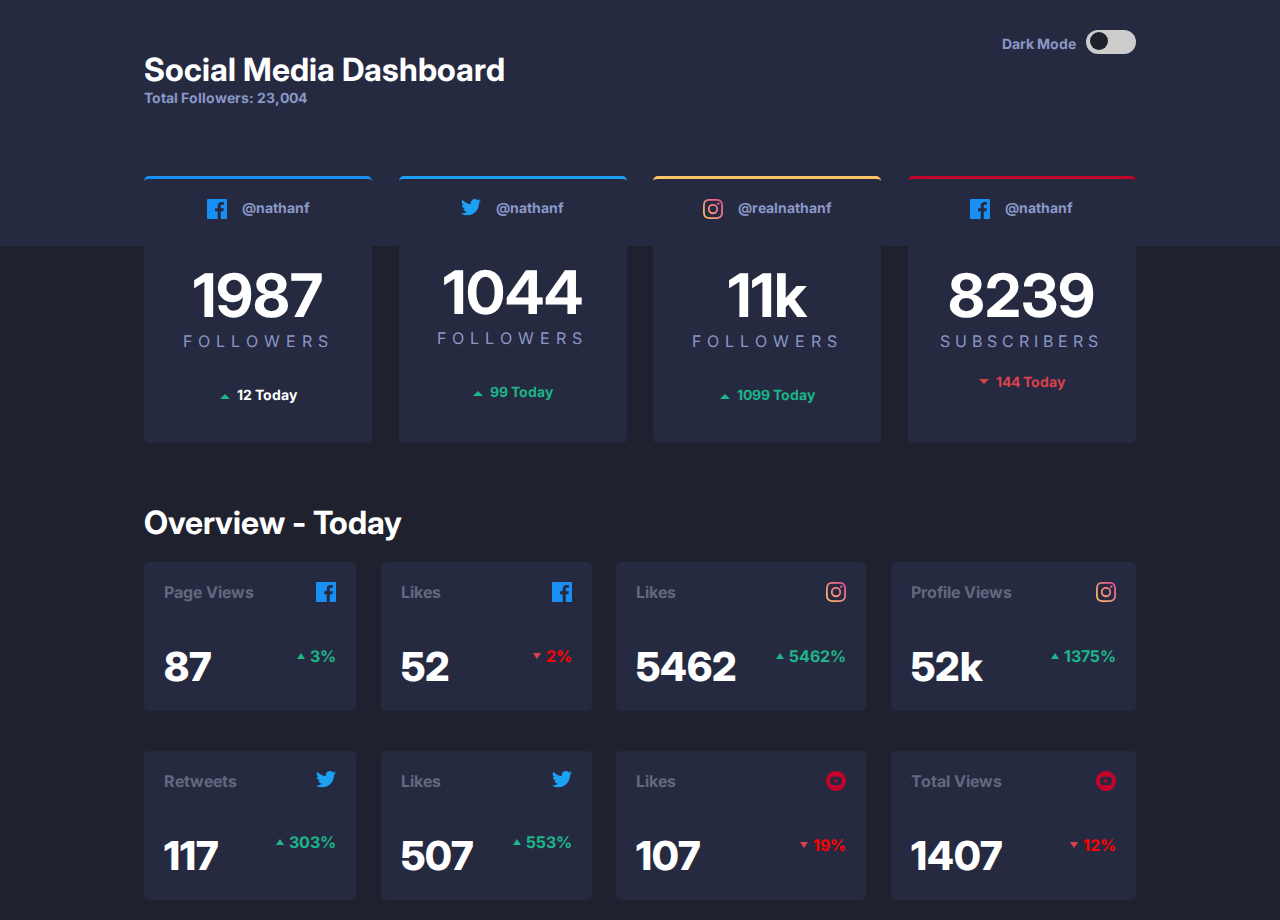
<file: index.html>
<!DOCTYPE html>
<html lang="en">
  <head>
    <meta charset="UTF-8" />
    <meta name="viewport" content="width=device-width, initial-scale=1.0" />

    <link
      rel="icon"
      type="image/png"
      sizes="32x32"
      href="./images/favicon-32x32.png"
    />
    <link rel="preconnect" href="https://fonts.googleapis.com" />
    <link rel="preconnect" href="https://fonts.gstatic.com" crossorigin />
    <link
      href="https://fonts.googleapis.com/css2?family=Inter:wght@400;700&display=swap"
      rel="stylesheet"
    />
    <link rel="stylesheet" href="./css/style.css" />
    <title>Social Media Dashboard</title>
  </head>

  <body>
    <header>
      <section class="social">
        <h1>Social Media Dashboard</h1>
        <p>Total Followers: 23,004</p>
        <hr />
      </section>

      <section class="toggle">
        <p class="dark-mode">Dark Mode</p>
        <!-- Rounded switch -->
        <label class="switch">
          <input type="checkbox" />
          <span class="slider round"></span>
        </label>
        <!-- Rounded switch -->
      </section>
    </header>
    <main>
      <section class="first-four-card">
        <section class="cards first">
          <span class="nathanf">
            <img src="./images/icon-facebook.svg" alt="Facebook Icon" />
            <p>@nathanf</p>
          </span>
          <h1>1987</h1>
          <p class="follower">FOLLOWERS</p>
          <span class="count">
            <img src="./images/icon-up.svg" alt="up icon" />
            <p>12 Today</p>
          </span>
        </section>
        <section class="cards second">
          <span class="nathanf">
            <img src="./images/icon-twitter.svg" alt="Twitter Icon" />
            <p>@nathanf</p>
          </span>
          <h1>1044</h1>
          <p class="follower">FOLLOWERS</p>
          <span class="count">
            <img src="./images/icon-up.svg" alt="up icon" />
            <p>99 Today</p>
          </span>
        </section>
        <section class="cards third">
          <span class="nathanf">
            <img src="./images/icon-instagram.svg" alt="Instagram Icon" />
            <p>@realnathanf</p>
          </span>
          <h1>11k</h1>
          <p class="follower">FOLLOWERS</p>
          <span class="count">
            <img src="./images/icon-up.svg" alt="up icon" />
            <p>1099 Today</p>
          </span>
        </section>
        <section class="cards fourth">
          <span class="nathanf">
            <img src="./images/icon-facebook.svg" alt="Facebook Icon" />
            <p>@nathanf</p>
          </span>
          <h1>8239</h1>
          <p class="subscribers">SUBSCRIBERS</p>
          <span class="count">
            <img src="./images/icon-down.svg" alt="down icon" />
            <p>144 Today</p>
          </span>
        </section>
      </section>
      <h1>Overview - Today</h1>
      <section class="second-cards-group">
        <section class="card card1">
          <section class="views">
            <p>Page Views</p>
            <h1>87</h1>
          </section>
          <section class="views-icon">
            <img src="./images/icon-facebook.svg" alt="facebook icon" />
            <span>
              <img src="./images/icon-up.svg" alt="up icon" />
              <p>3%</p>
            </span>
          </section>
        </section>
        <section class="card card2">
          <section class=" views likes-one">
            <p>Likes</p>
            <h1>52</h1>
          </section>
          <section class="views-icon">
            <img src="./images/icon-facebook.svg" alt="facebook icon" />
            <span>
              <img src="./images/icon-down.svg" alt="down icon" />
              <p class="red">2%</p>
            </span>
          </section>
        </section>
        <section class="card card3">
          <section class=" views likes-two">
            <p>Likes</p>
            <h1>5462</h1>
          </section>
          <section class="views-icon">
            <img src="./images/icon-instagram.svg" alt="Instagram icon" />
            <span>
              <img src="./images/icon-up.svg" alt="up icon" />
              <p>5462%</p>
            </span>
          </section>
        </section>
        <section class="card card4">
          <section class=" views progile-views">
            <p>Profile Views</p>
            <h1>52k</h1>
          </section>
          <section class="views-icon">
            <img src="./images/icon-instagram.svg" alt="Instagram icon" />
            <span>
              <img src="./images/icon-up.svg" alt="up icon" />
              <p>1375%</p>
            </span>
          </section>
        </section>
        <section class="card card5">
          <section class="views Retweets">
            <p>Retweets</p>
            <h1>117</h1>
          </section>
          <section class="views-icon">
            <img src="./images/icon-twitter.svg" alt="Twitter icon" />
            <span>
              <img src="./images/icon-up.svg" alt="up icon" />
              <p>303%</p>
            </span>
          </section>
        </section>
        <section class="card card6">
          <section class="views Like-three">
            <p>Likes</p>
            <h1>507</h1>
          </section>
          <section class="views-icon">
            <img src="./images/icon-twitter.svg" alt="Twitter icon" />
            <span>
              <img src="./images/icon-up.svg" alt="up icon" />
              <p>553%</p>
            </span>
          </section>
        </section>
        <section class="card card7">
          <section class="views Like-four">
            <p>Likes</p>
            <h1>107</h1>
          </section>
          <section class="views-icon">
            <img src="./images/icon-youtube.svg" alt="Youtube icon" />
            <span>
              <img src="./images/icon-down.svg" alt="down icon" />
              <p class="red">19%</p>
            </span>
          </section>
        </section>
        <section class="card card8">
          <section class=" views Total-views">
            <p>Total Views</p>
            <h1>1407</h1>
          </section>
          <section class="views-icon">
            <img src="./images/icon-youtube.svg" alt="Youtube icon" />
            <span>
              <img src="./images/icon-down.svg" alt="down icon" />
              <p class="red">12%</p>
            </span>
          </section>
        </section>
      </section>
    </main>
  </body>
</html>
</file>
<file: css/style.css>
:root{

  /* Primary color */
--Lime-Green: hsl(163, 72%, 41%);
--Bright-Red: hsl(356, 69%, 56%);

--Facebook: hsl(208, 92%, 53%);
--Twitter: hsl(203, 89%, 53%);
--Instagram: linear gradient hsl(37, 97%, 70%) to hsl(329, 70%, 58%)
- YouTube: hsl(348, 97%, 39%)

/* #### Dark Theme */

/* --Toggle: linear gradient hsl(210, 78%, 56%) to hsl(146, 68%, 55%) */

/* #### Light Theme */

--Toggle-color: hsl(230, 22%, 74%);

/* Neutral Dark Theme */

--Very-Dark-Blue-BG: hsl(230, 17%, 14%);
--Very-Dark-Blue-Top-BG-Pattern: hsl(232, 19%, 15%);
--Dark-Desaturated-Blue-Card-BG: hsl(228, 28%, 20%);
--Desaturated-Blue-Text: hsl(228, 34%, 66%);
--White-Text: hsl(0, 0%, 100%);

/* Light Theme */

--White-BG: hsl(0, 0%, 100%);
--Very-Pale-Blue-Top-BG-Pattern: hsl(225, 100%, 98%);
--Light-Grayish-Blue-Card-BG: hsl(227, 47%, 96%);
--Dark-Grayish-Blue-Text: hsl(228, 12%, 44%);
--Very-Dark-Blue-Text: hsl(230, 17%, 14%);
}


*{
  margin: 0;
  padding: 0;
  box-sizing: border-box;
}

body{
  background-color:hsl(232, 19%, 15%) ;
  /* background-color: hsl(228, 28%, 20%); */
  font-family: 'Inter', sans-serif;
}

header{
  background-color: var(--Dark-Desaturated-Blue-Card-BG);
  padding: 30px 20px;
  /* border-bottom-left-radius: 20px;
  border-bottom-right-radius: 20px; */
  padding-bottom: 80px;
}
.social h1{
  color:hsl(0, 0%, 100%) ;
  
}
.toggle{
  display: flex;
  justify-content: space-between;
}
.social p, .toggle p{
  color:hsl(228, 34%, 66%) ;
  font-size: 14px;
  font-weight: 700;
}
hr{
  border-color: hsl(228, 34%, 66%);
  margin: 20px 0;
}
/* Rounded switch */
.switch {
  position: relative;
  display: inline-block;
  width: 50px;
  height: 24px;
}

.switch input { 
  opacity: 0;
  width: 0;
  height: 0;
}

.slider {
  position: absolute;
  cursor: pointer;
  top: 0;
  left: 0;
  right: 0;
  bottom: 0;
  background-color: #ccc;
  -webkit-transition: .4s;
  transition: .4s;
}

.slider:before {
  position: absolute;
  content: "";
  height: 18px;
  width: 18px;
  left: 4px;
  bottom: 4px;
  background-color: hsl(230, 17%, 14%);
  -webkit-transition: .4s;
  transition: .4s;
}

input:checked + .slider {
  background-color: hsl(163, 72%, 41%);
}

input:focus + .slider {
  box-shadow: 0 0 1px hsl(163, 72%, 41%);
}

input:checked + .slider:before {
  -webkit-transform: translateX(26px);
  -ms-transform: translateX(26px);
  transform: translateX(26px);
}

/* Rounded sliders */
.slider.round {
  border-radius: 16px;
}

.slider.round:before {
  border-radius: 50%;
}
/* Rounded sliders */

/* Rounded switch ends */

/* main starts */
main{
  background-color: var(--Very-Dark-Blue-Top-BG-Pattern);
  /* background-color:hsl(230, 17%, 14%); */
  padding: 30px 20px ;
}
.cards{
  /* height: 200px; */
  width: 100%;
  background-color: hsl(228, 28%, 20%);
  position: relative;
  top: -70px;
  text-align: center;
  padding: 20px;
  border-top: 3px solid  hsl(208, 92%, 53%);
  border-radius: 5px;
  margin-bottom: 20px;
}
.cards .nathanf{
  display: flex;
  justify-content:center;
  padding-bottom: 20px;
}
.cards .nathanf p{
  margin-left: 15px;
  color: hsl(228, 34%, 66%) ;
  font-size: 14px;
  font-weight: 700;
}
.cards h1{
  font-size:60px;
  color: hsl(0, 0%, 100%);
  
}
.cards .follower{
  color: hsl(228, 34%, 66%) ;
  letter-spacing: 6px;
  padding-bottom: 15px;
}
.cards .count{
  display: flex;
  justify-content: center;
  padding: 20px;
}
.count img{
  height: 5px;
  margin-top: 8px;
  margin-right: 7px;
}
.count p{
  font-size: 14px;
  font-weight: 700;
  color:  hsl(0, 0%, 100%);
}
.second{
  border-top: 3px solid hsl(203, 89%, 53%);
}
.second .count p{
  color: hsl(163, 72%, 41%);
}
.third {
  border-top: 3px solid  hsl(37, 97%, 70%);
  
}
.third .count p{
  color: hsl(163, 72%, 41%);
  
}
.fourth{
  border-top: 3px solid hsl(348, 97%, 39%);
}
.fourth .subscribers{
  color:hsl(228, 34%, 66%) ;
  letter-spacing:5px;
}
.fourth .count p{
  color: hsl(356, 69%, 56%);
  margin-top: 2px;
}
main > h1{
  margin-top: -50px;
  color: var(--White-Text);
}
/* second-cards-groups starts */
.card{
  width: 100%;
  background-color: var(--Dark-Desaturated-Blue-Card-BG);
  padding: 20px;
  margin-block:20px ;
  border-radius: 5px;
  display: flex;
  justify-content: space-between;
  font-weight: 700;
}
.views{
  >p{
    padding-block-end: 20px;
    color: var(--Dark-Grayish-Blue-Text);
  }
  >h1{
    font-size: 2.5rem;
    font-weight: 800;
    color: var(--White-Text);
  }
}

.views-icon{
  text-align: right;
  >img{
    padding-block-end: 40px;
    ;
  }
  >span{
    display: flex;
    /* justify-content: space-between; */
  }
  >span img{
    height: .4rem;
    width: .5rem;
    margin-inline-end: 5px;

    margin-block-start: 7px;
  }
  >span p{
    color: var(--Lime-Green);
  }
  
  >span p.red{
    color:red;
  }
}

/* second-cards-groups ends */
/* main ends */
@media screen and (min-width:1100px) {

  
  header{
    display: flex;
    justify-content: space-between;
    padding-inline: 144px;
    padding-block-start: 30px;
    padding-block-end: 140px;
  }
  hr{
    display: none;
  }
  .toggle > p.dark-mode{
    margin-inline-end: 10px;
    margin-block-start: 5px;
  }
  main{
    padding: 0 144px;
  }
  .first-four-card{
    display: flex;
    justify-content: space-between;
    /* margin-top: -50px; */
  }
  .cards{
    width: 23%;
  }
  .card{
    width: 100%;
  }
  h1{
    padding-block-start: 20px;
  }
  .second-cards-group{
    /* display: flex; */
    display: grid;
    grid-template-areas:'a b c d ' 'e f g h';
    column-gap: 2.5%;
  }

  .card1{
    grid-area: a;
  }
  .card2{
    grid-area: b;
  }
  .card3{
    grid-area: c;
  }
  .card4{
    grid-area: d; 
  }
  .card5{
    grid-area: e;
    
  }
  .card6{
    grid-area: f;
    
  }
  .card7{
    grid-area: g;
    
  }
  .card8{
    grid-area: h;

  }

}
</file>
